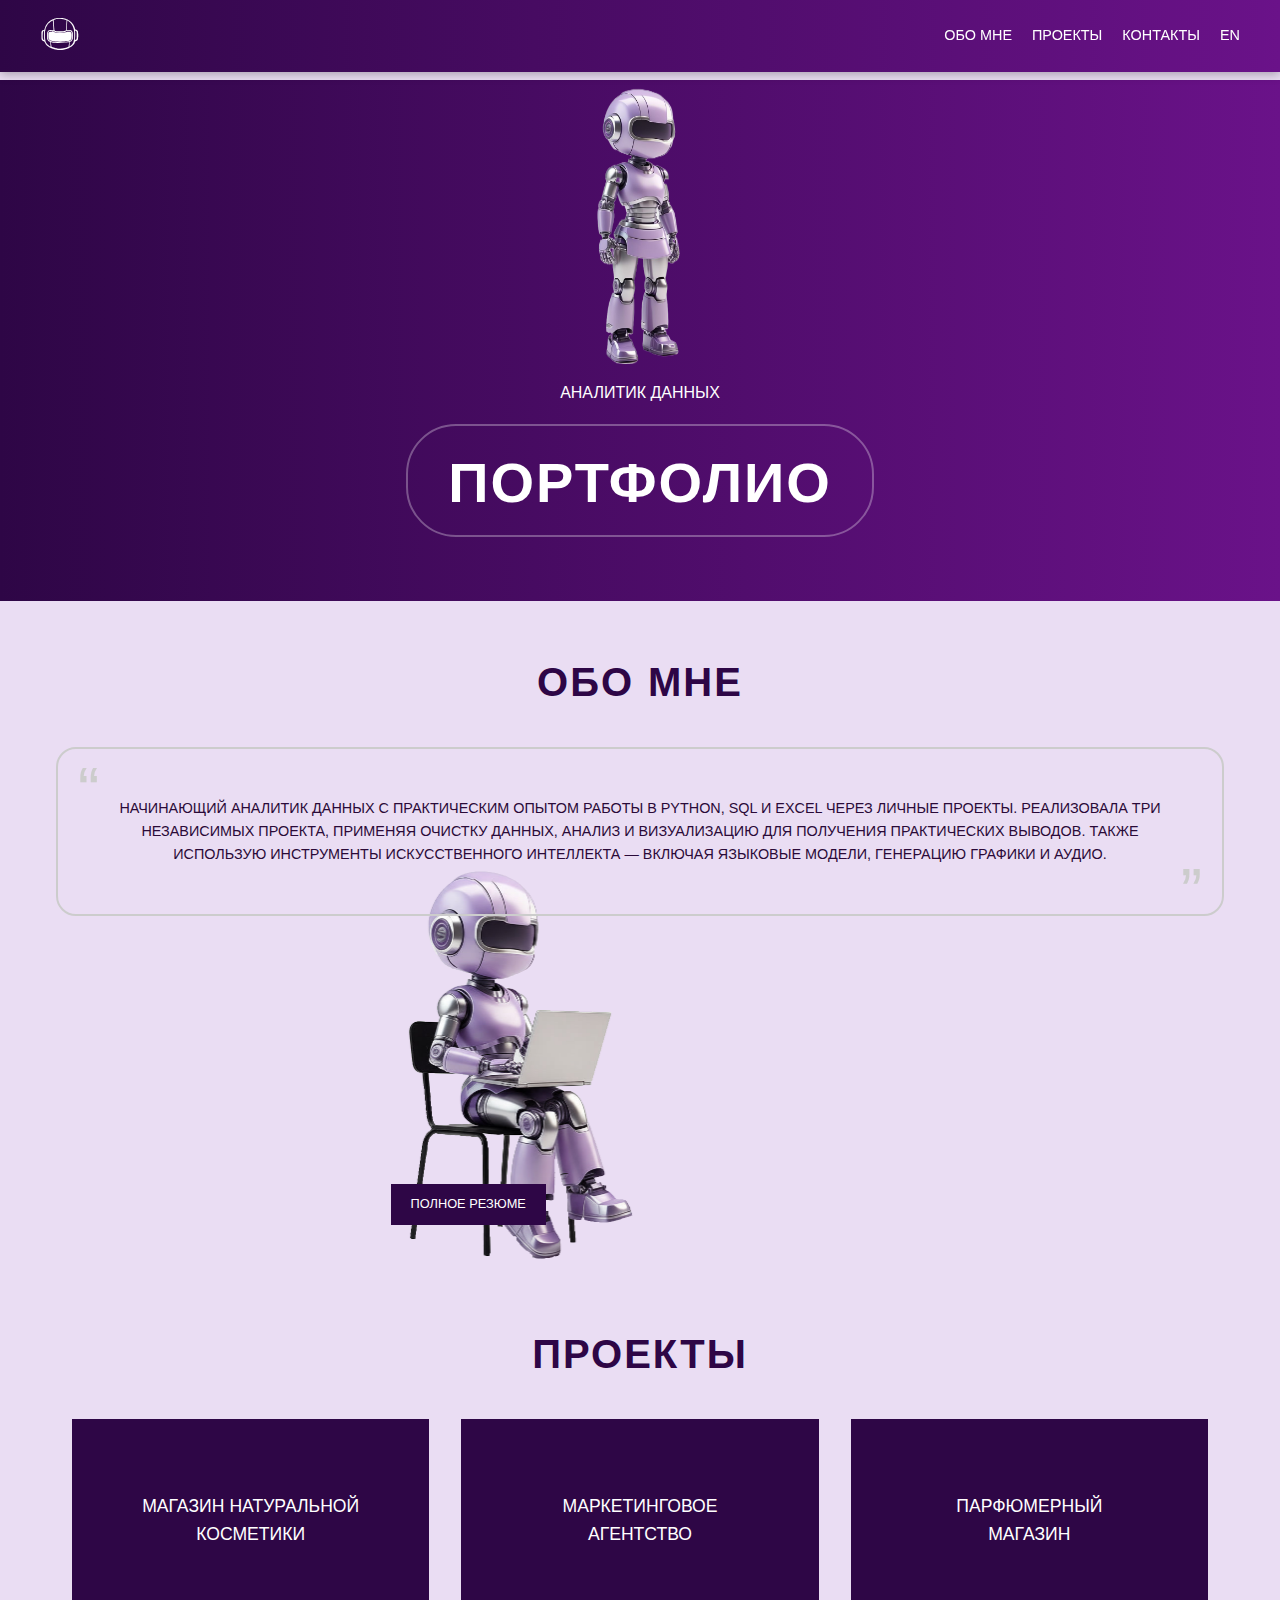
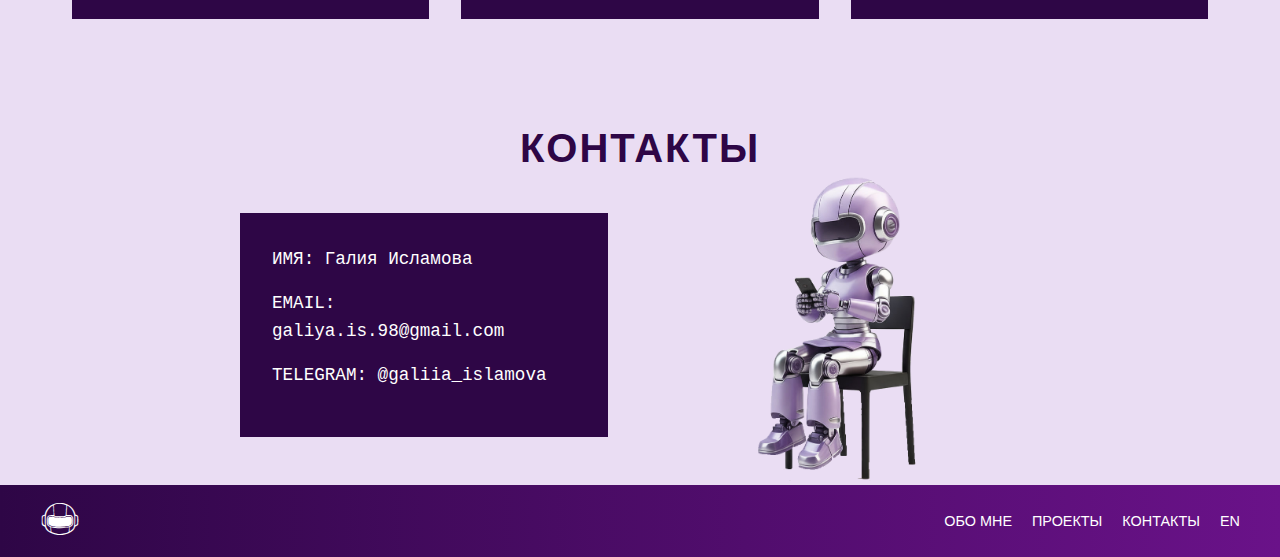
<file: index.html>
<!DOCTYPE html>
<html lang="ru">
<head>
    <meta charset="UTF-8">
    <meta name="viewport" content="width=device-width, initial-scale=1.0">
    <title>Portfolio - Data Analyst</title>
    <link rel="stylesheet" href="css/style2.css">
    <!-- Importing fonts for futuristic look -->
    <link href="https://fonts.googleapis.com/css2?family=Orbitron:wght@400;700&family=Segoe+UI&display=swap" rel="stylesheet">
</head>
<body>

    <!-- Header -->
    <header>
    <div class="nav-container">
        <!-- 1. The Logo -->
        <div class="logo-placeholder"><a href="index.html"><i class="icon-icon-robot"></i></a></div>

        <!-- 2. The Burger Button (Hidden on desktop via CSS, visible on mobile) -->
        <button class="burger-menu" aria-label="Toggle Menu">
            <span></span>
            <span></span>
            <span></span>
        </button>

        <!-- 3. The Nav Links (Visible on desktop, turns into drawer on mobile) -->
        <nav class="nav-links">
            <a href="index.html#about">ОБО МНЕ</a>
            <a href="index.html#projects">ПРОЕКТЫ</a>
            <a href="index.html#contacts">КОНТАКТЫ</a>
            <a href="wip.html">EN</a>
        </nav>
    </div>
</header>

    <!-- Hero Section -->
    <div class="hero">
        <div class="hero-content">
            <div class="robot-placeholder-lg"><img src="assets/images/standing.png" alt=""></div>
            <div class="hero-subtitle">АНАЛИТИК ДАННЫХ</div>
            <h1 class="hero-title">ПОРТФОЛИО</h1>
        </div>
    </div>

    <!-- About Section -->
    <section id="about">
        <h2 class="section-title">ОБО МНЕ</h2>
        <div class="about-container">
            <div class="about-text-box">
                <span class="quote-mark quote-top">“</span>
                <p>НАЧИНАЮЩИЙ АНАЛИТИК ДАННЫХ С ПРАКТИЧЕСКИМ ОПЫТОМ РАБОТЫ В PYTHON, SQL И EXCEL ЧЕРЕЗ ЛИЧНЫЕ ПРОЕКТЫ. РЕАЛИЗОВАЛА ТРИ НЕЗАВИСИМЫХ ПРОЕКТА, ПРИМЕНЯЯ ОЧИСТКУ ДАННЫХ, АНАЛИЗ И ВИЗУАЛИЗАЦИЮ ДЛЯ ПОЛУЧЕНИЯ ПРАКТИЧЕСКИХ ВЫВОДОВ. ТАКЖЕ ИСПОЛЬЗУЮ ИНСТРУМЕНТЫ ИСКУССТВЕННОГО ИНТЕЛЛЕКТА — ВКЛЮЧАЯ ЯЗЫКОВЫЕ МОДЕЛИ, ГЕНЕРАЦИЮ ГРАФИКИ И АУДИО.</p>
                <span class="quote-mark quote-bottom">”</span>
            </div>
            
            <div class="robot-column">
                <div class="img-placeholder-robot"><img class="laptop-robot" src="assets/images/laptop.png" alt=""></div>
                <a href="wip.html"class="resume-btn">ПОЛНОЕ РЕЗЮМЕ</a>
            </div>
        </div>
    </section>

    <!-- Projects Section -->
    <section id="projects">
        <h2 class="section-title">ПРОЕКТЫ</h2>
        <div class="projects-grid">
            <a href="wip.html" class="project-card">
                МАГАЗИН НАТУРАЛЬНОЙ<br>КОСМЕТИКИ
            </a>
            <a href="wip.html" class="project-card">
                МАРКЕТИНГОВОЕ<br>АГЕНТСТВО
            </a>
            <a href="wip.html" class="project-card">
                ПАРФЮМЕРНЫЙ<br>МАГАЗИН
            </a>
        </div>
    </section>

    <!-- Contacts Section -->
    <section id="contacts">
        <h2 class="section-title">КОНТАКТЫ</h2>
        <div class="contacts-wrapper">
            <div class="contact-info">
                <div class="contact-row">ИМЯ: Галия Исламова</div>
                <div class="contact-row">EMAIL: <a href="mailto:galiya.is.98@gmail.com?subject=Сайт-портфолио" target="_blank">galiya.is.98@gmail.com</a></div>
                <div class="contact-row">TELEGRAM: <a href="https://t.me/galiia_islamova" target="_blank">@galiia_islamova</a></div>
            </div>
            <div class="img-placeholder-robot"><img src="assets/images/phone.png" alt="" class="phone-robot"></div>
        </div>
    </section>

    <!-- Footer -->
    <footer>
        <div class="nav-container">
            <div class="logo-placeholder"><a href="index.html"><i class="icon-icon-robot"></i></a></div>
            <nav class="nav-links">
                <a href="#about">ОБО МНЕ</a>
                <a href="#projects">ПРОЕКТЫ</a>
                <a href="#contacts">КОНТАКТЫ</a>
                <a href="wip.html">EN</a>
            </nav>
        </div>
    </footer>
<script src="script.js"></script>
</body>

</html>
</file>
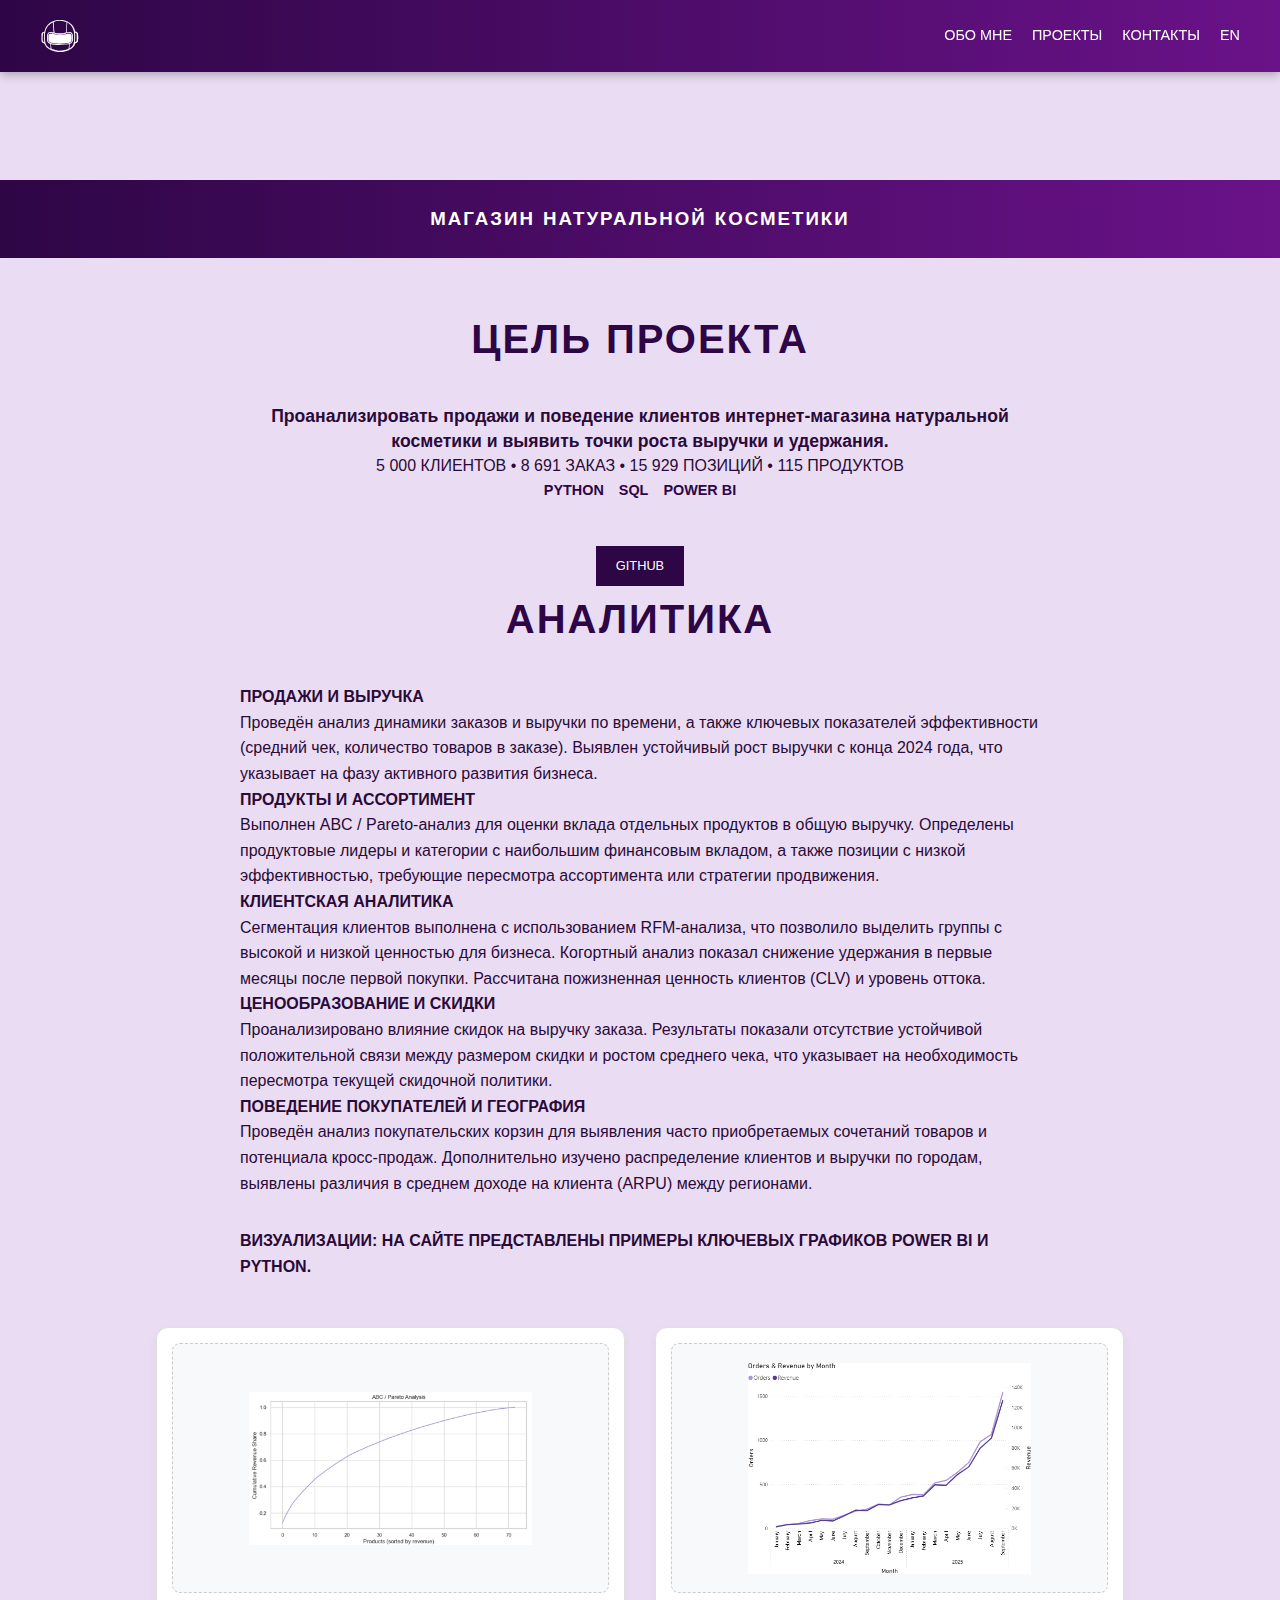
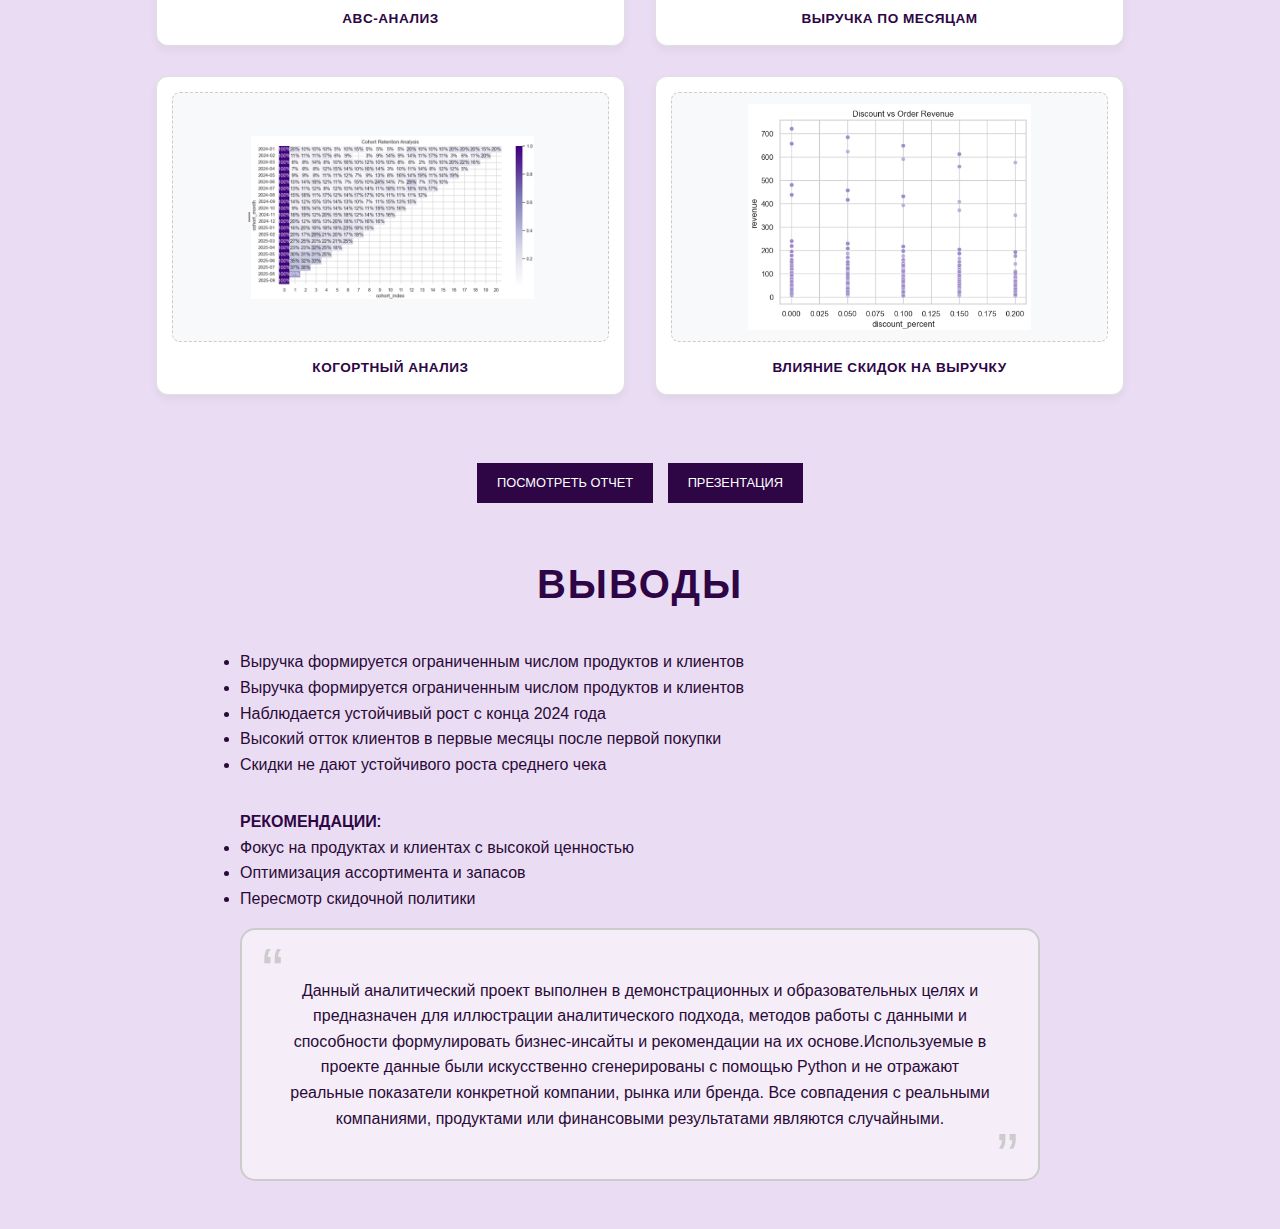
<file: project1.html>
<!DOCTYPE html>
<html lang="ru">
<head>
    <meta charset="UTF-8">
    <meta name="viewport" content="width=device-width, initial-scale=1.0">
    <title>Project Details - Cosmetics Shop</title>
    <link rel="stylesheet" href="css/style2.css">
    <link href="https://fonts.googleapis.com/css2?family=Orbitron:wght@400;700&family=Segoe+UI&display=swap" rel="stylesheet">
</head>
<body>

    <!-- Fixed Header -->
    <header>
        <div class="nav-container">
           
             <a href="index.html" class="logo-link">
            <div class="logo-placeholder"><i class="icon-icon-robot"></i></div>
</a>
            
            <button class="burger-menu" aria-label="Toggle Menu">
                <span></span><span></span><span></span>
            </button>
            <nav class="nav-links">
                <a href="index.html#about">ОБО МНЕ</a>
                <a href="index.html#projects">ПРОЕКТЫ</a>
                <a href="index.html#contacts">КОНТАКТЫ</a>
                <a href="wip.html">EN</a>
            </nav>
        </div>
    </header>

    <!-- Top Spacer for Fixed Header -->
    <div style="height: 100px;"></div>

    <!-- Small Project Header Bar -->
   
        <div class="project-header">
    <!-- REMOVED class="nav-container" -->
    <h3>МАГАЗИН НАТУРАЛЬНОЙ КОСМЕТИКИ</h3>
        </div>
    

    <section>
        <!-- 1. GOAL SECTION (Centered, No Robot) -->
        <h2 class="section-title">ЦЕЛЬ ПРОЕКТА</h2>
        
        <div class="goal-container">
            <p class="text-center" style="font-size: 1.1rem; font-weight: bold; line-height: 1.4;">
                Проанализировать продажи и поведение клиентов интернет-магазина натуральной косметики и выявить точки роста выручки и удержания.
            </p>
            
            <div class="project-stats">
                5 000 КЛИЕНТОВ • 8 691 ЗАКАЗ • 15 929 ПОЗИЦИЙ • 115 ПРОДУКТОВ
            </div>
            
            <div class="tech-stack-tags">
                <span>PYTHON</span>
                <span>SQL</span>
                <span>POWER BI</span>
            </div>

            <div class="text-center">
                <a href="https://github.com/galiia-islamova/natural_cosmetics_shop_v2" target="_blank" class="resume-btn">GITHUB</a>
            </div>
        </div>

        <!-- 2. ANALYTICS TEXT SECTION -->
        <h2 class="section-title">АНАЛИТИКА</h2>
        
        <div class="text-content" style="max-width: 800px; margin: 0 auto;">
            
            <h4>ПРОДАЖИ И ВЫРУЧКА</h4>
            <p>Проведён анализ динамики заказов и выручки по времени, а также ключевых показателей эффективности (средний чек, количество товаров в заказе). Выявлен устойчивый рост выручки с конца 2024 года, что указывает на фазу активного развития бизнеса.</p>

            <h4>ПРОДУКТЫ И АССОРТИМЕНТ</h4>
            <p>Выполнен ABC / Pareto-анализ для оценки вклада отдельных продуктов в общую выручку. Определены продуктовые лидеры и категории с наибольшим финансовым вкладом, а также позиции с низкой эффективностью, требующие пересмотра ассортимента или стратегии продвижения.</p>

            <h4>КЛИЕНТСКАЯ АНАЛИТИКА</h4>
            <p>Сегментация клиентов выполнена с использованием RFM-анализа, что позволило выделить группы с высокой и низкой ценностью для бизнеса. Когортный анализ показал снижение удержания в первые месяцы после первой покупки. Рассчитана пожизненная ценность клиентов (CLV) и уровень оттока.</p>

            <h4>ЦЕНООБРАЗОВАНИЕ И СКИДКИ</h4>
            <p>Проанализировано влияние скидок на выручку заказа. Результаты показали отсутствие устойчивой положительной связи между размером скидки и ростом среднего чека, что указывает на необходимость пересмотра текущей скидочной политики.</p>

            <h4>ПОВЕДЕНИЕ ПОКУПАТЕЛЕЙ И ГЕОГРАФИЯ</h4>
            <p>Проведён анализ покупательских корзин для выявления часто приобретаемых сочетаний товаров и потенциала кросс-продаж. Дополнительно изучено распределение клиентов и выручки по городам, выявлены различия в среднем доходе на клиента (ARPU) между регионами.</p>

            <p style="font-weight: bold; margin-top: 2rem;">
                ВИЗУАЛИЗАЦИИ: НА САЙТЕ ПРЕДСТАВЛЕНЫ ПРИМЕРЫ КЛЮЧЕВЫХ ГРАФИКОВ  POWER BI И PYTHON.
            </p>
        </div>

        <!-- 3. CHARTS GRID SECTION -->
        <div class="charts-grid">
            <div class="chart-item">
                <div class="chart-placeholder"><img src="assets/images/abc.png" alt="ABC Analysis Graph" style="width:100%; height:100%; object-fit:contain;"></div>
                <div class="chart-caption">ABC-АНАЛИЗ</div>
            </div>
            <div class="chart-item">
                <div class="chart-placeholder"><img src="assets/images/month.png" alt="Monthly revenue" style="width:100%; height:100%; object-fit:contain;"></div>
                <div class="chart-caption">ВЫРУЧКА ПО МЕСЯЦАМ</div>
            </div>
            <div class="chart-item">
                <div class="chart-placeholder">I<img src="assets/images/cohort.png" alt="Cohort analysis" style="width:100%; height:100%; object-fit:contain;"></div>
                <div class="chart-caption">КОГОРТНЫЙ АНАЛИЗ</div>
            </div>
            <div class="chart-item">
                <div class="chart-placeholder"><img src="assets/images/discount.png" alt="Discount impact" style="width:100%; height:100%; object-fit:contain;"></div>
                <div class="chart-caption">ВЛИЯНИЕ СКИДОК НА ВЫРУЧКУ</div>
            </div>
        </div>

        <!-- Action Buttons -->
        <div class="text-center" style="margin-bottom: 3rem;">
            <a href="assets/pdf/отчет_магазин_косметики.pdf" target="_blank" class="resume-btn" style="margin-right:10px;">ПОСМОТРЕТЬ ОТЧЕТ</a>
            <a href="wip.html" class="resume-btn">ПРЕЗЕНТАЦИЯ</a>
        </div>

        <!-- 4. CONCLUSIONS SECTION -->
        <h2 class="section-title">ВЫВОДЫ</h2>
        <div class="conclusions-section" style="max-width: 800px; margin: 0 auto;">
            <ul>
                <li>Выручка формируется ограниченным числом продуктов и клиентов</li>
                <li>Выручка формируется ограниченным числом продуктов и клиентов</li>
                <li>Наблюдается устойчивый рост с конца 2024 года</li>
                <li>Высокий отток клиентов в первые месяцы после первой покупки</li>
                <li>Скидки не дают устойчивого роста среднего чека</li> 
            </ul>
            
            <h4 style="margin-top: 2rem; color: var(--color-primary); font-family: var(--font-heading);">РЕКОМЕНДАЦИИ:</h4>
            <ul>
                <li>Фокус на продуктах и клиентах с высокой ценностью</li>
                <li>Оптимизация ассортимента и запасов</li>
                <li>Пересмотр скидочной политики</li>
            </ul>
        </div>

        <!-- 5. DISCLAIMER SECTION -->
        
        
        <div class="disclaimer-container">
            <div class="disclaimer-box">
                <span class="quote-mark quote-top">“</span>
                <p>Данный аналитический проект выполнен в демонстрационных и образовательных целях и предназначен для иллюстрации аналитического подхода, методов работы с данными и способности формулировать бизнес-инсайты и рекомендации на их основе.Используемые в проекте данные были искусственно сгенерированы с помощью Python и не отражают реальные показатели конкретной компании, рынка или бренда. Все совпадения с реальными компаниями, продуктами или финансовыми результатами являются случайными.</p>
                <span class="quote-mark quote-bottom">”</span>
            </div>
        </div>

    </section>

    <!-- Footer Script for Burger Menu -->
    <script src="script.js"></script>
</body>
</html>
</file>
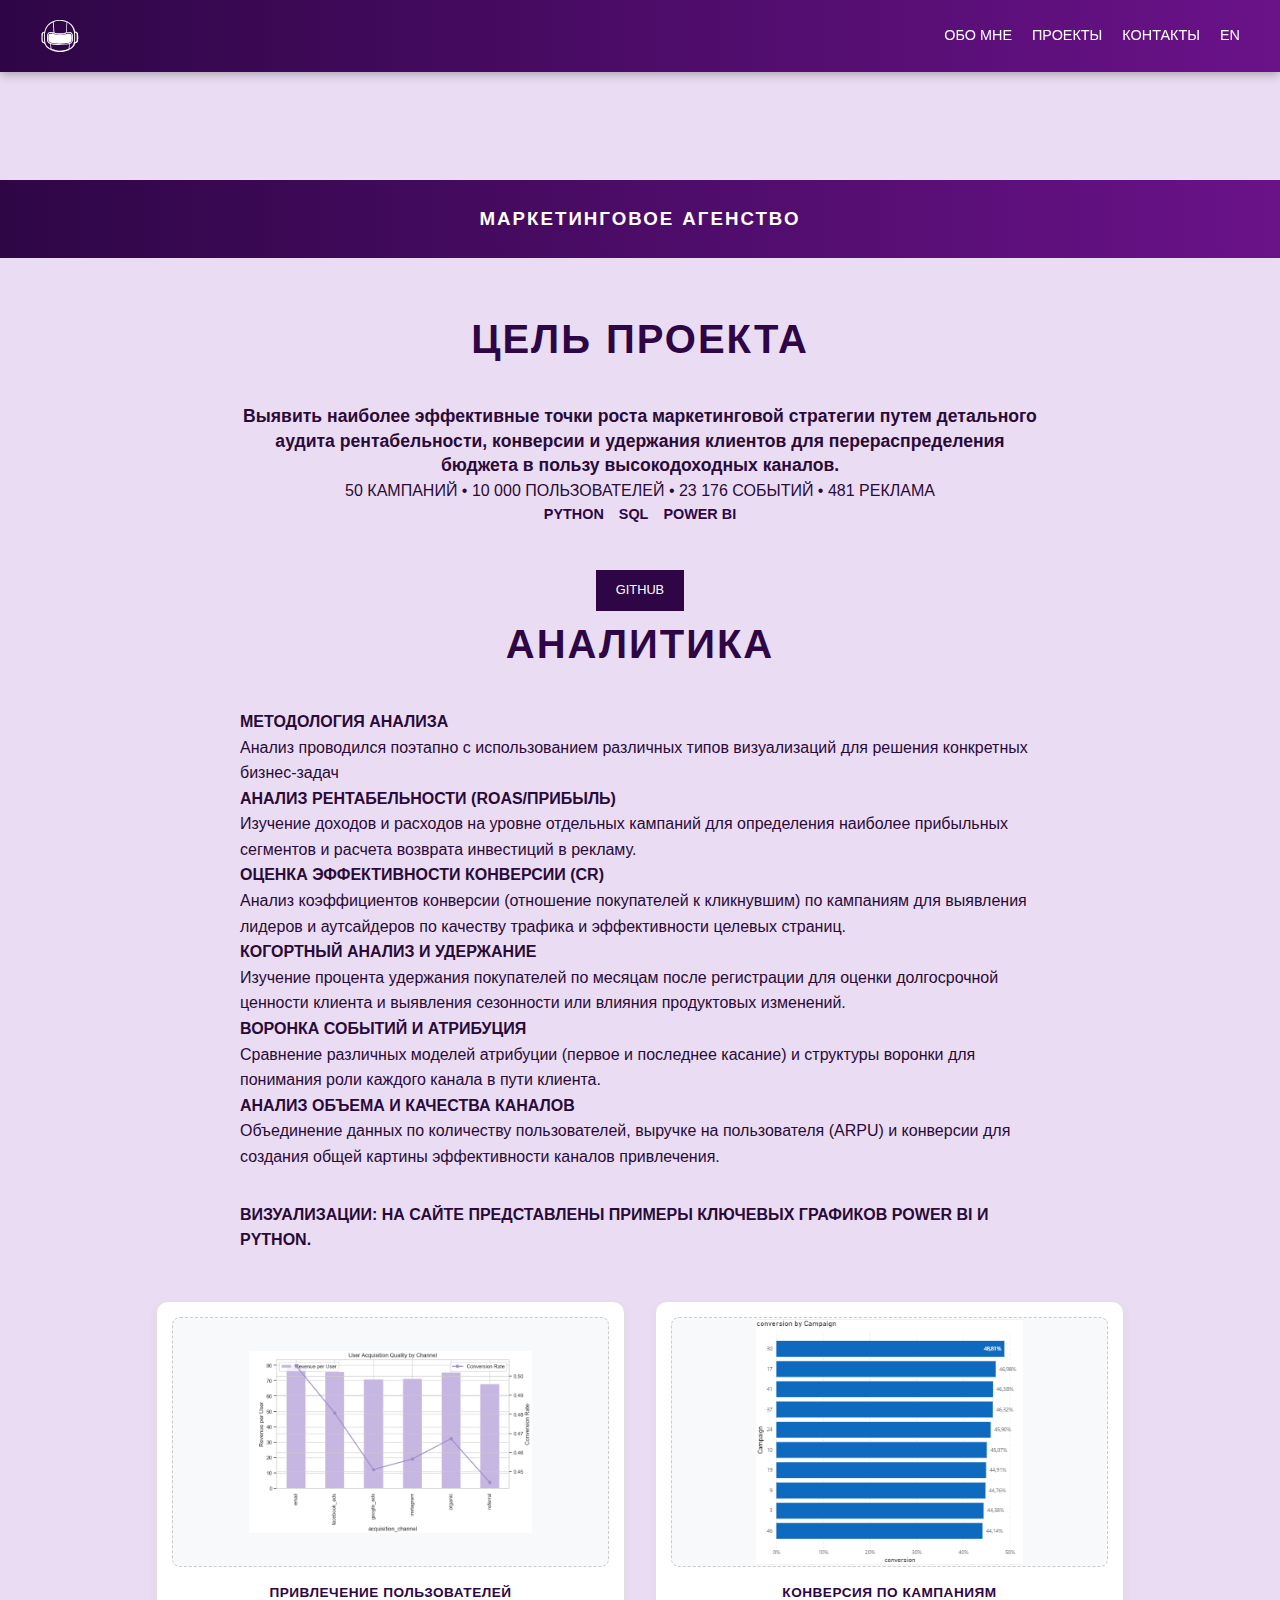
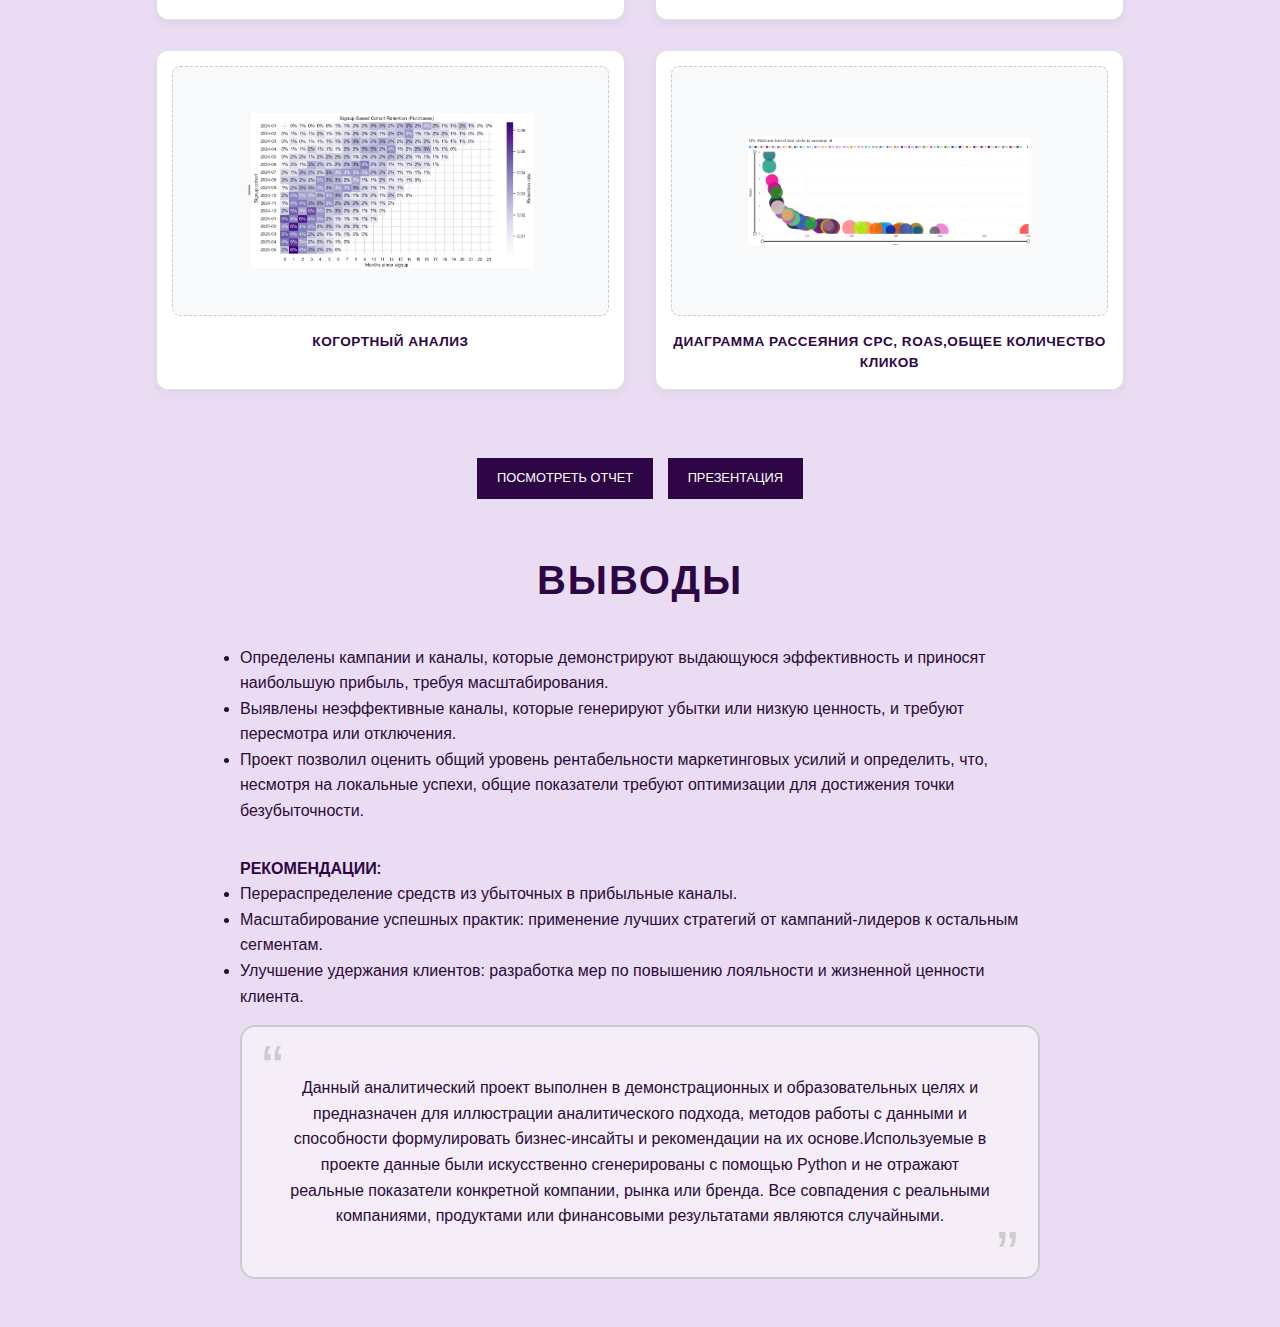
<file: project2.html>
<!DOCTYPE html>
<html lang="ru">
<head>
    <meta charset="UTF-8">
    <meta name="viewport" content="width=device-width, initial-scale=1.0">
    <title>Project Details - Marketing Agency</title>
    <link rel="stylesheet" href="css/style2.css">
    <link href="https://fonts.googleapis.com/css2?family=Orbitron:wght@400;700&family=Segoe+UI&display=swap" rel="stylesheet">
</head>
<body>

    <!-- Fixed Header -->
    <header>
        <div class="nav-container">
            <a href="index.html" class="logo-link">
            <div class="logo-placeholder"><i class="icon-icon-robot"></i></div>
</a>
            <button class="burger-menu" aria-label="Toggle Menu">
                <span></span><span></span><span></span>
            </button>
            <nav class="nav-links">
                <a href="index.html#about">ОБО МНЕ</a>
                <a href="index.html#projects">ПРОЕКТЫ</a>
                <a href="index.html#contacts">КОНТАКТЫ</a>
                <a href="wip.html">EN</a>
            </nav>
        </div>
    </header>

    <!-- Top Spacer for Fixed Header -->
    <div style="height: 100px;"></div>

    <!-- Small Project Header Bar -->
   
        <div class="project-header">
    <!-- REMOVED class="nav-container" -->
    <h3>МАРКЕТИНГОВОЕ АГЕНСТВО</h3>
        </div>
    

    <section>
        <!-- 1. GOAL SECTION -->
        <h2 class="section-title">ЦЕЛЬ ПРОЕКТА</h2>
        
        <div class="goal-container">
            <p class="text-center" style="font-size: 1.1rem; font-weight: bold; line-height: 1.4;">
                Выявить наиболее эффективные точки роста маркетинговой стратегии путем детального аудита рентабельности, конверсии и удержания клиентов для перераспределения бюджета в пользу высокодоходных каналов.
            </p>
            
            <div class="project-stats">
                50 КАМПАНИЙ • 10 000 ПОЛЬЗОВАТЕЛЕЙ • 23 176 СОБЫТИЙ • 481 РЕКЛАМА
            </div>
            
            <div class="tech-stack-tags">
                <span>PYTHON</span>
                <span>SQL</span>
                <span>POWER BI</span>
            </div>

            <div class="text-center">
                <a href="https://github.com/galiia-islamova/marketing_agency" target="_blank" class="resume-btn">GITHUB</a>
            </div>
        </div>

        <!-- 2. ANALYTICS TEXT SECTION -->
        <h2 class="section-title">АНАЛИТИКА</h2>
        
        <div class="text-content" style="max-width: 800px; margin: 0 auto;">
            
            <h4>МЕТОДОЛОГИЯ АНАЛИЗА</h4>
            <p>Анализ проводился поэтапно с использованием различных типов визуализаций для решения конкретных бизнес-задач</p>
            <h4>АНАЛИЗ РЕНТАБЕЛЬНОСТИ (ROAS/ПРИБЫЛЬ)</h4>
            <p>Изучение доходов и расходов на уровне отдельных кампаний для определения наиболее прибыльных сегментов и расчета возврата инвестиций в рекламу. </p>
            <h4>ОЦЕНКА ЭФФЕКТИВНОСТИ КОНВЕРСИИ (CR)</h4> 
            <p>Анализ коэффициентов конверсии (отношение покупателей к кликнувшим) по кампаниям для выявления лидеров и аутсайдеров по качеству трафика и эффективности целевых страниц.</p>
            <h4>КОГОРТНЫЙ АНАЛИЗ И УДЕРЖАНИЕ</h4>  
            <p>Изучение процента удержания покупателей по месяцам после регистрации для оценки долгосрочной ценности клиента и выявления сезонности или влияния продуктовых изменений.</p>
            <h4>ВОРОНКА СОБЫТИЙ И АТРИБУЦИЯ</h4> 
            <p>Сравнение различных моделей атрибуции (первое и последнее касание) и структуры воронки для понимания роли каждого канала в пути клиента.</p>
            <h4>АНАЛИЗ ОБЪЕМА И КАЧЕСТВА КАНАЛОВ</h4>
            <p>Объединение данных по количеству пользователей, выручке на пользователя (ARPU) и конверсии для создания общей картины эффективности каналов привлечения.</p>

            <p style="font-weight: bold; margin-top: 2rem;">
                ВИЗУАЛИЗАЦИИ: НА САЙТЕ ПРЕДСТАВЛЕНЫ ПРИМЕРЫ КЛЮЧЕВЫХ ГРАФИКОВ POWER BI И PYTHON.
            </p>
        </div>

        <!-- 3. CHARTS GRID SECTION -->
        <div class="charts-grid">
            <div class="chart-item">
                <div class="chart-placeholder"><img src="assets/images/user_acquisition.png" alt="user acquisition" style="width:100%; height:100%; object-fit:contain;"></div>
                <div class="chart-caption">ПРИВЛЕЧЕНИЕ ПОЛЬЗОВАТЕЛЕЙ</div>
            </div>
            <div class="chart-item">
                <div class="chart-placeholder"><img src="assets/images/camapign_conversion.png" alt="campaign conversion" style="width:100%; height:100%; object-fit:contain;"></div>
                <div class="chart-caption">КОНВЕРСИЯ ПО КАМПАНИЯМ</div>
            </div>
            <div class="chart-item">
                <div class="chart-placeholder">I<img src="assets/images/2-cohort.png" alt="Cohort analysis" style="width:100%; height:100%; object-fit:contain;"></div>
                <div class="chart-caption">КОГОРТНЫЙ АНАЛИЗ</div>
            </div>
            <div class="chart-item">
                <div class="chart-placeholder"><img src="assets/images/2-scatter.png" alt="scatterplot" style="width:100%; height:100%; object-fit:contain;"></div>
                <div class="chart-caption">ДИАГРАММА РАССЕЯНИЯ CPC, ROAS,ОБЩЕЕ КОЛИЧЕСТВО КЛИКОВ</div>
            </div>
        </div>

        <!-- Action Buttons -->
        <div class="text-center" style="margin-bottom: 3rem;">
            <a href="assets/pdf/отчет_маркетинг.pdf" class="resume-btn" target="_blank" style="margin-right:10px;">ПОСМОТРЕТЬ ОТЧЕТ</a>
            <a href="wip.html" class="resume-btn">ПРЕЗЕНТАЦИЯ</a>
        </div>

        <!-- 4. CONCLUSIONS SECTION -->
        <h2 class="section-title">ВЫВОДЫ</h2>
        <div class="conclusions-section" style="max-width: 800px; margin: 0 auto;">
            <ul>
                <li>Определены кампании и каналы, которые демонстрируют выдающуюся эффективность и приносят наибольшую прибыль, требуя масштабирования.</li>
                <li>Выявлены неэффективные каналы, которые генерируют убытки или низкую ценность, и требуют пересмотра или отключения.</li>
                <li>Проект позволил оценить общий уровень рентабельности маркетинговых усилий и определить, что, несмотря на локальные успехи, общие показатели требуют оптимизации для достижения точки безубыточности.</li>
            </ul>
            
            <h4 style="margin-top: 2rem; color: var(--color-primary); font-family: var(--font-heading);">РЕКОМЕНДАЦИИ:</h4>
            <ul>
                <li>Перераспределение средств из убыточных в прибыльные каналы.</li>
                <li>Масштабирование успешных практик: применение лучших стратегий от кампаний-лидеров к остальным сегментам.</li>
                <li>Улучшение удержания клиентов: разработка мер по повышению лояльности и жизненной ценности клиента.</li>
            </ul>
        </div>

        <!-- 5. DISCLAIMER SECTION  -->
        
        <div class="disclaimer-container">
            <div class="disclaimer-box">
                <span class="quote-mark quote-top">“</span>
                <p>Данный аналитический проект выполнен в демонстрационных и образовательных целях и предназначен для иллюстрации аналитического подхода, методов работы с данными и способности формулировать бизнес-инсайты и рекомендации на их основе.Используемые в проекте данные были искусственно сгенерированы с помощью Python и не отражают реальные показатели конкретной компании, рынка или бренда. Все совпадения с реальными компаниями, продуктами или финансовыми результатами являются случайными.</p>
                <span class="quote-mark quote-bottom">”</span>
            </div>
        </div>

    </section>

    <!-- Footer Script for Burger Menu -->
    <script src="script.js"></script>
</body>
</html>
</file>
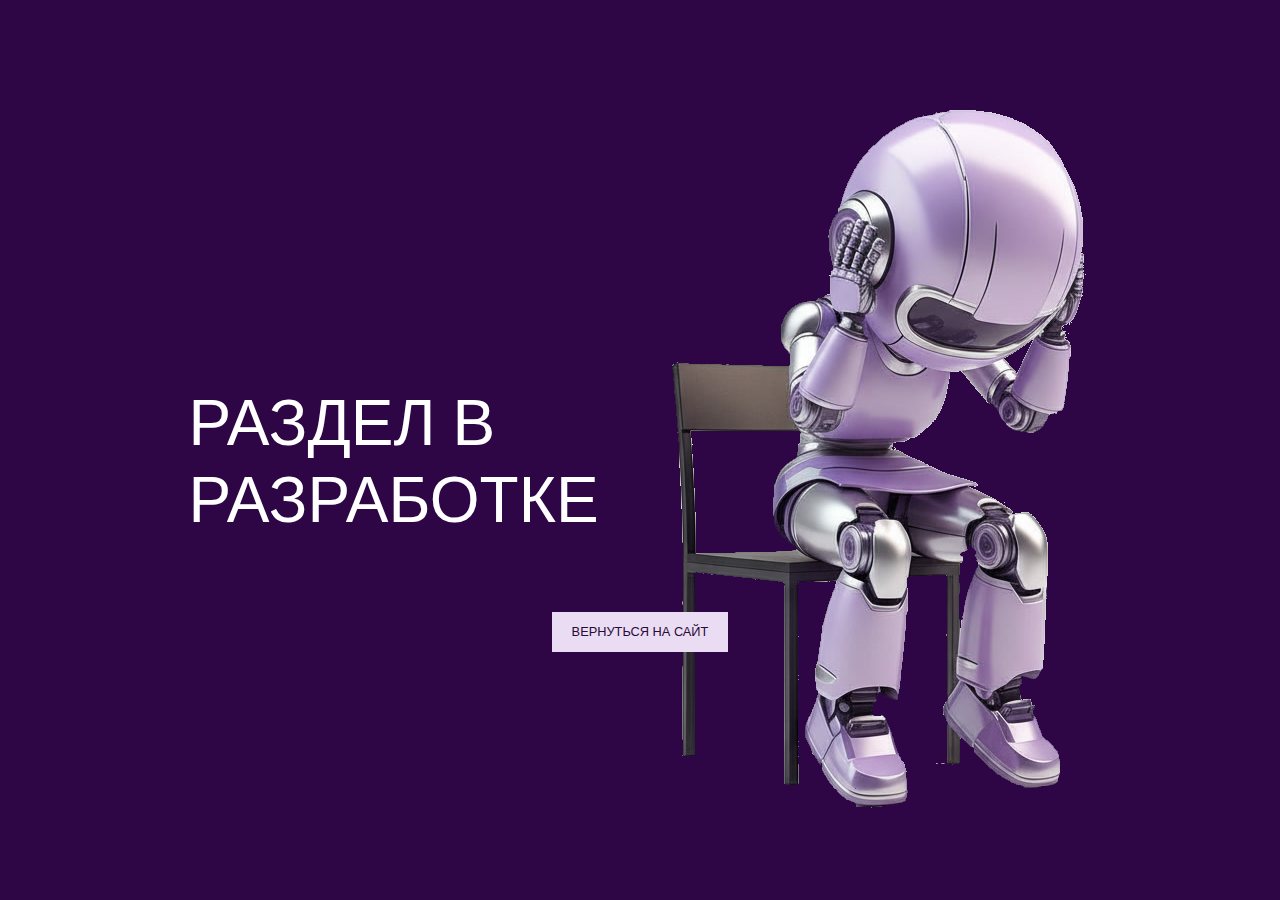
<file: wip.html>
<!DOCTYPE html>
<html lang="ru">
<head>
    <meta charset="UTF-8">
    <meta name="viewport" content="width=device-width, initial-scale=1.0">
    <title>Work In Progress</title>
    <link rel="stylesheet" href="css/style2.css">
    <link href="https://fonts.googleapis.com/css2?family=Orbitron:wght@400;700&display=swap" rel="stylesheet">
</head>
<body class="wip-body">

    <div class="wip-content">
        <div class="wip-text">
            РАЗДЕЛ В<br>
            РАЗРАБОТКЕ
        </div>
        <div class="img-placeholder-robot">
            <img src="assets/images/head.png" alt="" class="sitting">
        </div>
        
    </div>
    <a href="index.html" class="return">ВЕРНУТЬСЯ НА САЙТ</a>
</body>
</html>
</file>
<file: css/style2.css>
/* --- RESET & VARIABLES --- */
:root {
    --color-primary: #2e0646; /* Deep Purple (Buttons) */
    --primary-gradient: linear-gradient(90deg, #2e0646,#6a1289);
    --color-secondary: #eaddf3; /* Light Lilac (Main Background) */
    --color-accent: #a38eb5; /* Muted Purple (Speech bubbles/Accents) */
    --color-text-dark: #2a0a38;
    --color-text-light: #ffffff;
    --font-main: 'Segoe UI', Tahoma, Geneva, Verdana, sans-serif;
    --font-heading: 'Orbitron', 'Arial Black', sans-serif; /* Futuristic look */
    --max-width: 1200px;
}
@font-face {
  font-family: 'icomoon';
  src:  url('../assets/fonts/icomoon.eot?dkym4s');
  src:  url('../assets/fonts/icomoon.eot?dkym4s#iefix') format('embedded-opentype'),
    url('../assets/fonts/icomoon.ttf?dkym4s') format('truetype'),
    url('../assets/fonts/icomoon.woff?dkym4s') format('woff'),
    url('../assets/fonts/icomoon.svg?dkym4s#icomoon') format('svg');
  font-weight: normal;
  font-style: normal;
  font-display: block;
}

[class^="icon-"], [class*=" icon-"] {
  /* use !important to prevent issues with browser extensions that change fonts */
  font-family: 'icomoon' !important;
  
  font-style: normal;
  font-weight: normal;
  font-variant: normal;
  text-transform: none;
  line-height: 1;

  /* Better Font Rendering =========== */
  -webkit-font-smoothing: antialiased;
  -moz-osx-font-smoothing: grayscale;
}

.icon-icon-robot:before {
  content: "\e900";
}
.icon-icon-robot {
    color: var(--color-text-light);
    font-size: 2rem;
}
/* --- BURGER MENU STYLES --- */

/* Initially hide the burger icon on desktop */
.burger-menu {
    display: none;
    flex-direction: column;
    justify-content: space-around;
    width: 30px;
    height: 25px;
    background: transparent;
    border: none;
    cursor: pointer;
    z-index: 1001; /* Above the nav menu */
    padding: 0;
}

.burger-menu span {
    width: 30px;
    height: 3px;
    background-color: var(--color-text-light);
    border-radius: 10px;
    transition: all 0.3s linear;
}

/* --- MOBILE/TABLET NAVIGATION --- */
@media (max-width: 768px) {
    /* Show the burger icon */
    .burger-menu {
        display: flex;
    }

    /* Style the nav-links to be a full-screen or dropdown menu */
    .nav-links {
        position: fixed;
        right: -100%; /* Hidden off-screen to the right */
        top: 0;
        height: 100vh;
        width: 100%; /* Or 70% if you want to see content behind */
        background-color: var(--color-primary);
        flex-direction: column;
        align-items: center;
        justify-content: center;
        transition: right 0.4s ease-in-out;
        z-index: 1000;
        gap: 2rem;
        font-size: 1.5rem; /* Larger text for touch */
    }

    /* Class added by JS to show the menu */
    .nav-links.active {
        right: 0;
    }

    /* Animation for the burger icon turning into an X */
    .burger-menu.active span:nth-child(1) {
        transform: rotate(45deg) translate(5px, 6px);
    }
    .burger-menu.active span:nth-child(2) {
        opacity: 0;
    }
    .burger-menu.active span:nth-child(3) {
        transform: rotate(-45deg) translate(5px, -6px);
    }
}
* {
    box-sizing: border-box;
    margin: 0;
    padding: 0;
   
}

body {
    font-family: var(--font-main);
    background-color: var(--color-secondary);
    color: var(--color-text-dark);
    line-height: 1.6;
    display: flex;
    flex-direction: column;
    min-height: 100vh;
    padding-top: 80px; 
}

img {
    max-width: 65%;
    height: auto;
    display: block;
}

a {
    text-decoration: none;
    color: inherit;
}

/* --- TYPOGRAPHY --- */
h1, h2, h3 {
    font-family: var(--font-heading);
    text-transform: uppercase;
    letter-spacing: 2px;
    font-weight: 700;
}

.text-center { text-align: center; }

/* --- HEADER & FOOTER --- */
header {
    background: var(--primary-gradient);
    color: var(--color-text-light);
    padding: 1rem 2rem;
    /* NEW: This makes it stick to the top */
    position: fixed; 
    top: 0;
    left: 0;
    width: 100%;
    z-index: 2000; /* Ensures it stays on top of everything else */
    box-shadow: 0 2px 10px rgba(0,0,0,0.3); /* Optional: Adds a shadow so it pops out */
}
header, footer {
    background: var(--primary-gradient);
    color: var(--color-text-light);
    padding: 1rem 2rem;
}

.nav-container {
    max-width: var(--max-width);
    margin: 0 auto;
    display: flex;
    justify-content: space-between;
    align-items: center;
}

.nav-links {
    display: flex;
    gap: 20px;
    font-size: 0.9rem;
    text-transform: uppercase;
}

.nav-links a:hover {
    text-decoration: underline;
}

.logo-placeholder {
    width: 40px;
    height: 40px;
    border-radius: 50%;
    display: grid;
    place-items: center;
    font-size: 0.7rem;
}



/* --- SECTIONS COMMON --- */
section {
    max-width: var(--max-width);
    margin: 0 auto;
    padding: 3rem 1rem;
    width: 100%;
}

.section-title {
    font-size: 2.5rem;
    color: var(--color-primary);
    text-align: center;
    margin-bottom: 2rem;
    border-bottom: 2px solid transparent; 
}

/* --- PAGE 1: HERO SECTION --- */
.hero {
    background: var(--primary-gradient);
    color: var(--color-text-light);
    text-align: center;
    padding-bottom: 4rem;
    position: relative;
}

.hero-content {
    display: flex;
    flex-direction: column;
    align-items: center;
    justify-content: center;
}

.hero-subtitle {
    font-size: 1rem;
    margin-bottom: 0.5rem;
    align-self: center;
    margin-top: 10px;
}

.hero-title {
    font-size: 3.5rem;
    border: 2px solid rgba(255,255,255,0.3);
    padding: 10px 40px;
    border-radius: 50px;
    margin-top: 10px;
}

.robot-placeholder-lg {
    width: 150px;
    height: 250px;
    margin: 20px auto;
    border-radius: 10px;
    display: flex;
    align-items: center;
    justify-content: center;
    color: #333;
}

/* --- PAGE 1: ABOUT ME --- */
.about-container {
    display: flex;
    align-items: center;
    justify-content: center;
    gap: 3rem;
    flex-wrap: wrap;
}

.about-text-box {
    background: transparent;
    border: 2px solid #ccc;
    border-radius: 20px;
    padding: 2rem;
    position: relative;
    max-width: 600px;
    font-size: 0.9rem;
    text-align: center;
}

.quote-mark {
    font-size: 4rem;
    color: #ccc;
    position: absolute;
    line-height: 1;
}
.quote-top { top: -20px; left: 10px; }
.quote-bottom { bottom: -40px; right: 10px; }

.resume-btn, .return {
    background-color: var(--color-primary);
    color: white;
    padding: 10px 20px;
    margin-top: 20px;
    display: inline-block;
    text-transform: uppercase;
    font-size: 0.8rem;
    border: none;
    cursor: pointer;
}
.return {
    background-color: var(--color-secondary);
    color: var(--color-text-dark);

}

/* --- PAGE 1: PROJECTS GRID --- */
.projects-grid {
    display: grid;
    grid-template-columns: repeat(auto-fit, minmax(250px, 1fr));
    gap: 2rem;
    padding: 0 1rem;
}

.project-card {
    background-color: var(--color-primary); /* Dark box */
    color: white;
    height: 200px;
    display: flex;
    align-items: center;
    justify-content: center;
    text-align: center;
    padding: 1rem;
    text-transform: uppercase;
    font-family: var(--font-heading);
    font-size: 1.1rem;
    transition: transform 0.3s ease;
    cursor: pointer;
}

.project-card:hover {
    transform: translateY(-5px);
    background-color: #6a1b8c;
}

/* --- PAGE 1: CONTACTS --- */
.contacts-wrapper {
    display: flex;
    justify-content: space-between;
    align-items: center;
    max-width: 800px;
    margin: 0 auto;
    gap: 2rem;
    flex-wrap: wrap;
}

.contact-info {
    background-color: var(--color-primary);
    color: white;
    padding: 2rem;
    flex: 1;
    min-width: 300px;
}

.contact-row {
    margin-bottom: 1rem;
    font-family: monospace;
    font-size: 1.1rem;
}




/* --- PAGE 3: WIP (Work In Progress) --- */
.wip-body {
    background-color: var(--color-primary);
    color: white;
    display: flex;
    align-items: center;
    justify-content: center;
    height: 100vh;
}

.wip-content {
    display: flex;
    align-items: center;
    gap: 4rem;
    max-width: var(--max-width);
    padding: 2rem;
}

.wip-text {
    font-family: var(--font-heading);
    font-size: 4rem;
    text-transform: uppercase;
    line-height: 1.2;
}

/* --- IMAGE PLACEHOLDERS --- */
.img-placeholder-robot {
    width: 50%;
    height: 200px;
    display: flex;
    align-items: center;
    justify-content: center;
    text-align: center;
    font-size: 0.8rem;
}
.laptop-robot {
    max-width: 100%;
}
.phone-robot {
    max-width:45%;
}
/* --- RESPONSIVE MEDIA QUERIES --- */
@media (max-width: 768px) {
    .section-title { font-size: 2rem; }
    .hero-title { font-size: 2rem; }
    
    .about-container, 
    .contacts-wrapper, 
    .detail-row, 
    .detail-row.reverse, 
    .wip-content {
        flex-direction: column;
        text-align: center;
    }
    
    .hero-subtitle {
        align-self: center;
        margin-right: 0;
    }

    .contact-info { width: 100%; }
    
    .wip-text { font-size: 2.5rem; }
}
.sitting {
    max-width: 100%;
}


/* --- UPDATED PROJECT PAGE STYLES (NO ROBOTS) --- */

/* Center the specific containers that used to have robots */
.goal-container, 
.disclaimer-container {
    max-width: 800px; /* Limit width for better readability */
    margin: 0 auto;   /* Center horizontally */
    text-align: center;
}
.project-header {
    background: var(--primary-gradient); /* Uses your purple gradient */
    color: white;
    text-align: center; /* This forces the text to the center */
    padding: 1.5rem;
    width: 100%;
}

/* Make the disclaimer box centered */
.disclaimer-box {
    border: 2px solid #ccc;
    padding: 3rem;
    position: relative;
    width: 100%;
    margin-top: 1rem;
    border-radius: 15px;
    background-color: rgba(255, 255, 255, 0.5); /* Slight white tint */
}

/* Ensure the quote marks look good in the centered box */
.quote-top { top: 10px; left: 20px; }
.quote-bottom { bottom: -10px; right: 20px; }

/* Adjust the Tech Stack tags to be centered */
.tech-stack-tags {
    display: flex;
    justify-content: center;
    gap: 15px;
    margin-bottom: 1.5rem;
    font-weight: bold;
    color: var(--color-primary);
    text-transform: uppercase;
    font-size: 0.9rem;
}
/* --- CHARTS GRID STYLES --- */

.charts-grid {
    display: grid;
    /* This creates 2 equal columns on desktop */
    grid-template-columns: 1fr 1fr; 
    gap: 30px; /* Space between charts */
    margin: 3rem auto;
    max-width: 1000px; /* Limits width so charts don't stretch too wide */
    padding: 0 1rem;
}

.chart-item {
    background: #fff;
    padding: 15px;
    border: 1px solid #e0e0e0;
    border-radius: 12px;
    text-align: center;
    box-shadow: 0 4px 10px rgba(0,0,0,0.05); /* Soft shadow */
    transition: transform 0.3s ease;
}

/* Optional: Slight zoom on hover for interactivity */
.chart-item:hover {
    transform: translateY(-5px);
    box-shadow: 0 8px 20px rgba(0,0,0,0.1);
}

.chart-placeholder {
    width: 100%;
    /* Fixed height ensures all grid items are the same size */
    height: 250px; 
    background-color: #f8f9fa;
    display: flex;
    align-items: center;
    justify-content: center;
    color: #888;
    font-size: 0.9rem;
    border: 1px dashed #ccc;
    border-radius: 8px;
    margin-bottom: 15px;
    overflow: hidden; /* Prevents large images from breaking the layout */
}

/* The Caption below the chart */
.chart-caption {
    font-size: 0.85rem;
    text-transform: uppercase;
    color: var(--color-primary);
    font-weight: bold;
    letter-spacing: 0.5px;
}

/* --- RESPONSIVE BEHAVIOR --- */

/* On Tablets and Mobile (screens smaller than 768px) */
@media (max-width: 768px) {
    .charts-grid {
        /* Force 1 column on small screens */
        grid-template-columns: 1fr; 
    }
}

/* --- NEW HERO ANIMATION (The "Beautiful" Part) --- */
.hero-visual-container {
    position: relative;
    width: 200px;
    height: 200px;
    margin: 0 auto 2rem auto; /* Centers it and adds space below */
    display: flex;
    justify-content: center;
    align-items: center;
}

/* The Core (Glowing Dot) */
.data-core {
    width: 20px;
    height: 20px;
    background-color: #fff;
    border-radius: 50%;
    box-shadow: 0 0 20px 5px rgba(255, 255, 255, 0.8);
    z-index: 2;
    animation: pulse 2s infinite ease-in-out;
}

/* The Rings */
.data-ring {
    position: absolute;
    border: 2px solid rgba(255, 255, 255, 0.3);
    border-radius: 50%;
    width: 100%;
    height: 100%;
    box-shadow: 0 0 10px rgba(255, 255, 255, 0.1);
}

/* Specific Ring Rotations */
.ring-1 { animation: spin-right 6s linear infinite; }
.ring-2 { width: 160px; height: 160px; animation: spin-left 8s linear infinite; border-color: rgba(234, 221, 243, 0.5); }
.ring-3 { width: 120px; height: 120px; animation: spin-right 4s linear infinite; border-top-color: transparent; border-bottom-color: transparent; }

/* Animations */
@keyframes spin-right {
    0% { transform: rotate(0deg) rotateX(45deg); }
    100% { transform: rotate(360deg) rotateX(45deg); }
}

@keyframes spin-left {
    0% { transform: rotate(0deg) rotateX(-45deg); }
    100% { transform: rotate(-360deg) rotateX(-45deg); }
}

@keyframes pulse {
    0% { transform: scale(0.9); opacity: 0.7; }
    50% { transform: scale(1.2); opacity: 1; }
    100% { transform: scale(0.9); opacity: 0.7; }
}

/* --- CENTERED LAYOUT (Removing Robots) --- */

/* Center the About Text Box and make it wider */
.about-centered {
    margin: 0 auto;
    max-width: 800px;
    width: 100%;
}

/* Adjust the Quote marks for the wider box */
.about-text-box {
    width: 100%;
    max-width: 100%; /* Allows it to fill the centered container */
    padding: 3rem;   /* More breathing room */
}

/* Center the Contact Box */
.contact-centered {
    margin: 0 auto;
    max-width: 600px;
    width: 100%;
    border-radius: 15px; /* Rounded corners look better when standalone */
}
</file>
